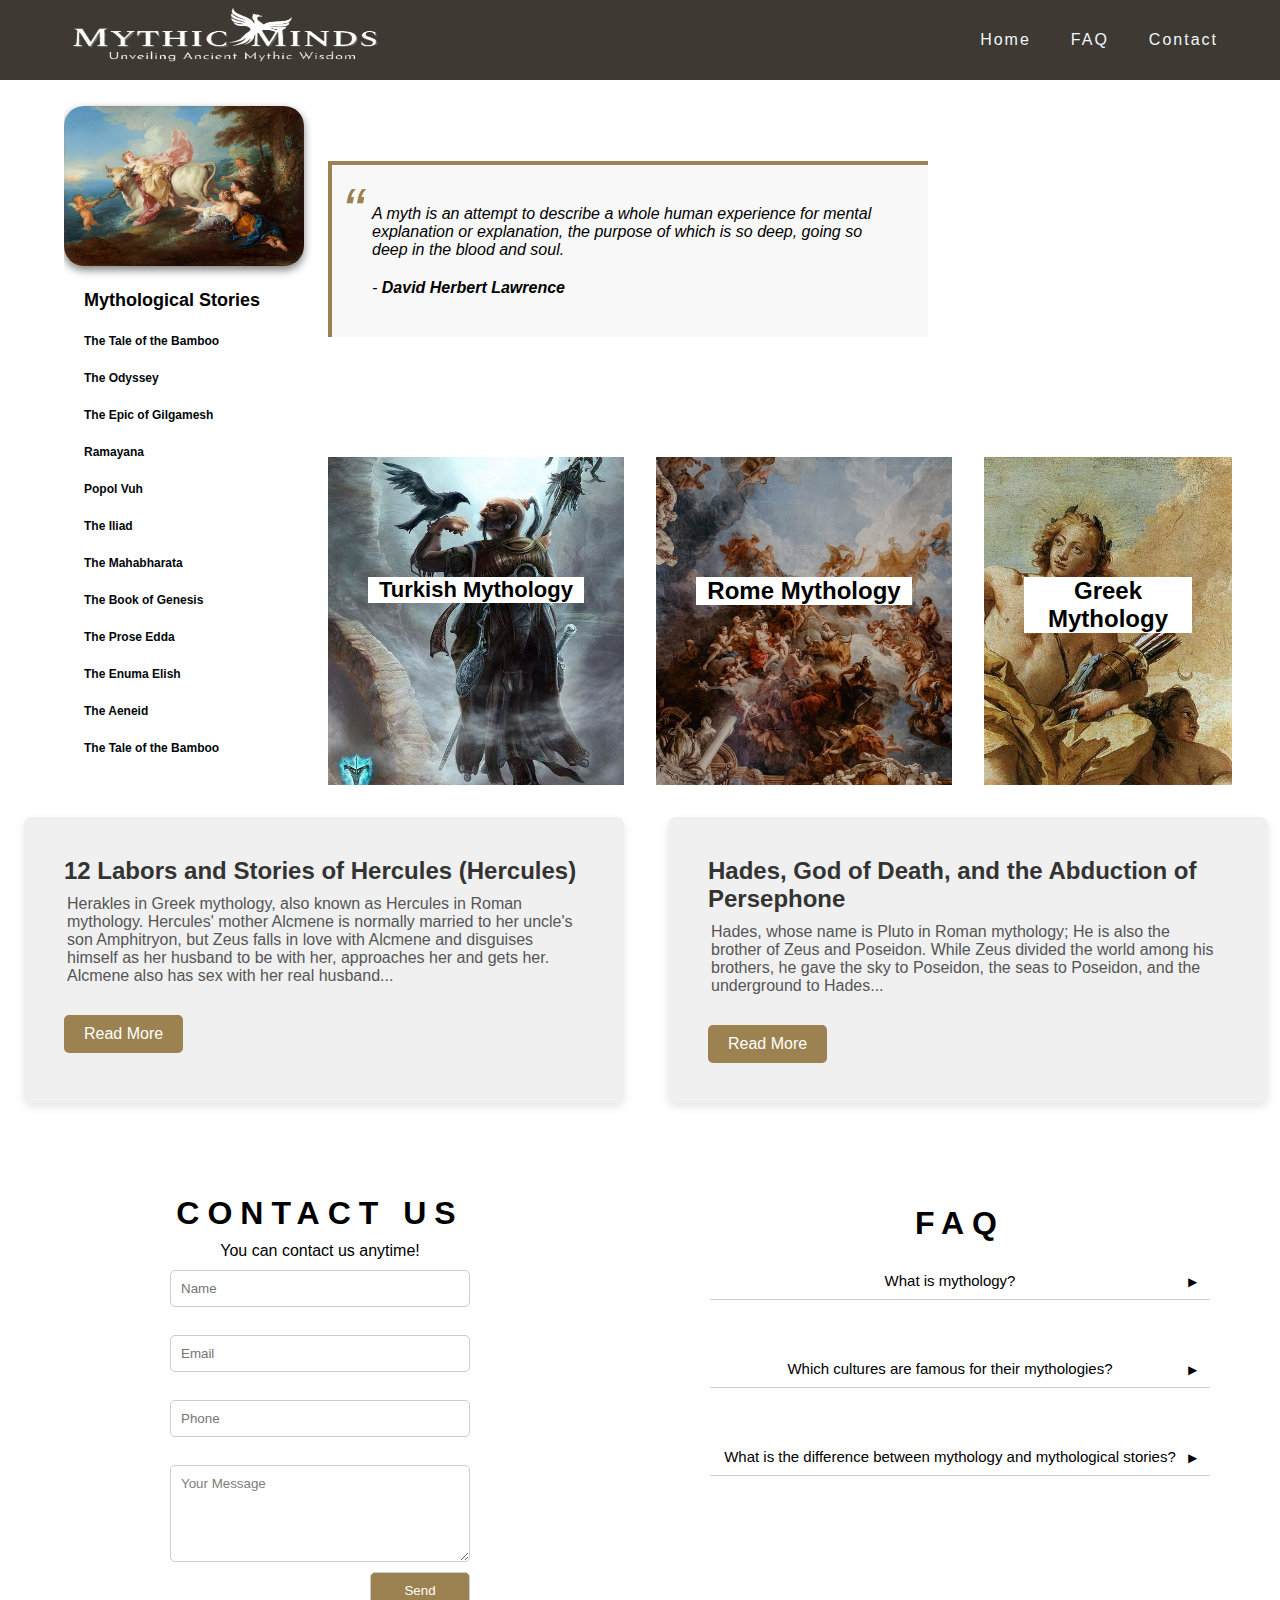
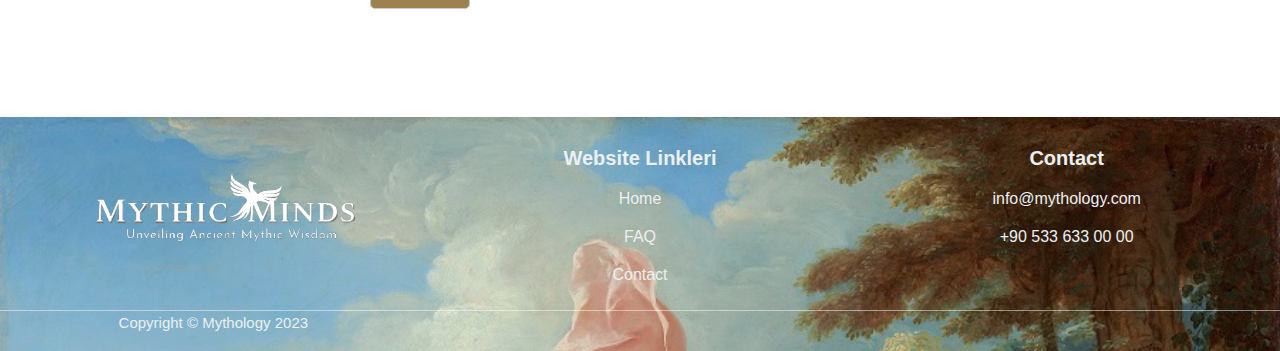
<file: Webpage-About-Mythology-main/term_project/index.html>
<!DOCTYPE html>
<html lang="en">
<head>
    <meta charset="UTF-8">
    <meta name="viewport" content="width=device-width, initial-scale=1.0">
    <title>Mythology</title>
    <link rel="stylesheet" href="style.css">
    <link href="https://fonts.cdnfonts.com/css/lora-4" rel="stylesheet">
    <link rel="stylesheet" href="https://cdnjs.cloudflare.com/ajax/libs/font-awesome/6.5.1/css/all.min.css" integrity="sha512-DTOQO9RWCH3ppGqcWaEA1BIZOC6xxalwEsw9c2QQeAIftl+Vegovlnee1c9QX4TctnWMn13TZye+giMm8e2LwA==" crossorigin="anonymous" referrerpolicy="no-referrer" />
</head>
<body>
    <header class="header">
        <div class="logo">
            <a href="#home-section">
                <img src="images/logo2.png" alt="">
             </a>
        </div>
        <div class="navigation">
            <input type="checkbox"
            class="toggle-menu">
            <div class="hamburger"></div>
            <ul class="menu">
                <li><a href="#home-section">Home</a></li>
                <li><a href="#faq-section">FAQ</a></li>
                <li><a href="#contact-section">Contact</a></li>
            </ul>
        </div>
    </header>

    <div class="container">

    <aside class="aside" style="min-height: 20rem; overflow-x: hidden; overflow-y: scroll;">
          <img src="images/mitoloji-hikayeleri-wannart.jpg" alt="Mitolojik_hiakeye">
        <h2>Mythological Stories</h2>
          <ul>
            <li><a href="index2.html">The Tale of the Bamboo</a></li>
            <li><a href="https://en.wikipedia.org/wiki/Odyssey">The Odyssey</a></li>
            <li><a href="https://en.wikipedia.org/wiki/Epic_of_Gilgamesh">The Epic of Gilgamesh</a></li>
            <li><a href="https://en.wikipedia.org/wiki/Ramayana">Ramayana</a></li>
            <li><a href="https://en.wikipedia.org/wiki/Popol_Vuh">Popol Vuh</a></li>
            <li><a href="https://en.wikipedia.org/wiki/Iliad">The Iliad</a></li>
            <li><a href="https://en.wikipedia.org/wiki/Mahabharata">The Mahabharata</a></li>
            <li><a href="https://en.wikipedia.org/wiki/Book_of_Genesis">The Book of Genesis</a></li>
            <li><a href="https://en.wikipedia.org/wiki/Prose_Edda">The Prose Edda</a></li>
            <li><a href="https://en.wikipedia.org/wiki/En%C5%ABma_Eli%C5%A1">The Enuma Elish</a></li>
            <li><a href="https://en.wikipedia.org/wiki/Aeneid">The Aeneid</a></li>
            <li><a href="index2.html">The Tale of the Bamboo</a></li>
                
        
            
        </ul>
   
    </aside>
    
            <div class="box-1" id="home-section">
              
                  <div id="quote-container">
                    <blockquote >
                        A myth is an attempt to describe a whole human experience for mental explanation or explanation, 
                        the purpose of which is so deep, going so deep in the blood and soul.
                    </blockquote>
                    - <cite>David Herbert Lawrence
                     </cite>
                     </div>
                <div class="image-container">
                    <img class="image" src="images/image1.jpg" >
                    <img class="image" src="images/image3.jpg" >
                    <img class="image" src="images/image4.jpg">
                    <!-- İstediğiniz kadar resim ekleyebilirsiniz -->
                  </div>
            </div>
           
            
           
            <div class="box box-2">
                <h2><a href="#">Turkish Mythology</a></h2>
                <div class="info-overlay">
                    <p>Turkish mythology encompasses the beliefs, legends, and mythological elements that Turkish peoples have revered throughout history.</p>
                </div>
            </div>
            
            <div class="box box-3">
                <h2><a href="#">Rome Mythology</a></h2>
                <div class="info-overlay">
                    <p>Roman mythology consists of the gods, legendary figures, and epics of ancient Roman society.Influenced by Etruscan and Greek mythologies.</p>
                </div>
            </div>
            
            <div class="box box-4">
                <h2><a href="#">Greek Mythology</a></h2>
                <div class="info-overlay">
                    <p>Greek mythology is a collection of stories about the gods, heroes, and mythological narratives of ancient Greek culture.</p>
                </div>
            </div>
            
             <div class="box-5" >
                <h2>12 Labors and Stories of Hercules (Hercules)</h2>
                <p>Herakles in Greek mythology, also known as Hercules in Roman mythology. Hercules' mother Alcmene is normally married to her uncle's son Amphitryon, but Zeus falls in love with Alcmene and disguises himself as her husband to be with her, approaches her and gets her. Alcmene also has sex with her real husband...</p>
                <a href="https://www.tarihlisanat.com/herakles-hikayesi-12-gorevi/" class="read-more">Read More</a>
             </div>
             <div class="box-6">
                <h2>Hades, God of Death, and the Abduction of Persephone</h2>
                <p>Hades, whose name is Pluto in Roman mythology; He is also the brother of Zeus and Poseidon. While Zeus divided the world among his brothers, he gave the sky to Poseidon, the seas to Poseidon, and the underground to Hades...</p>
                <a href="https://www.tarihlisanat.com/herakles-hikayesi-12-gorevi/" class="read-more">Read More</a>
            
             </div>
             <div id="merge">
             <div class="contact-box" id="contact-section">
                <h1>CONTACT US </h1>
                <p>You can contact us anytime!</p>
                <form id="form" >    
                    <input type="text" name="Name" placeholder="Name" required><br>
                    <input type="email" name="Email" minlength="3" maxlength="64" placeholder="Email" required><br>
                    <input type="tel" id="Phone" name="phone"required placeholder="Phone"><br>
                    
                    <textarea  rows="5" >Your Message</textarea> 
                   
                    <div id="submit">
                    <input type="submit" value="Send"><br/>
                    </div>

                </form>

             </div>

             <div class="faq" id="faq-section">
                <h1>FAQ </h1>
                <div class="faq-item">
                    <input type="checkbox" id="faq1">
                    <label for="faq1">
                        <p>What is mythology?</p>
                        <span class="arrow">&#9658;</span>
                    </label>
                    <div class="answer"> Mythology is a comprehensive collection of traditional stories and legends created by a community, culture, or religion. </div>
                </div>
            
                <div class="faq-item">
                    <input type="checkbox" id="faq2">
                    <label for="faq2">
                        <p>Which cultures are famous for their mythologies?</p>
                        <span class="arrow">&#9658;</span>
                    </label>
                    <div class="answer">For example, Ancient Greek,Roman and Hindu mythology are globally recognized and influential mythological systems. </div>
                </div>
                <div class="faq-item">
                    <input type="checkbox" id="faq3">
                    <label for="faq3">
                        <p>What is the difference between mythology and mythological stories?</p>
                        <span class="arrow">&#9658;</span>
                    </label>
                    <div class="answer">While mythology often refers to an entire set of myths within a culture, mythological stories specifically describe individual narratives. </div>
                </div>
            
    
             </div>
            </div>
   
             <footer class="grid-container">
                <div class="footer-col">
                    <img src="images/logo2.png" width="200px">
                </div>
                <div class="footer-col">
                    <h4>Website Linkleri </h4>
                    
                    <ul>
                        <li><a href="#home-section">Home</a></li>
                        <li><a href="#faq-section">FAQ</a></li>
                        <li><a href="#contact-section">Contact</a></li>
                    </ul>
                </div>
                <div class="footer-col">
                    <h4>Contact</h4>
                    
                    <ul>
                        <li><a href="#">info@mythology.com</a></li>
                        <li><a href="#">+90 533 633 00 00</a></li>
                            <div class="icons">
                                <a href="https://www.facebook.com/"><i class="fa-brands fa-facebook"></i></a>
                                <a href="https://www.instagram.com/"><i class="fa-brands fa-instagram"></i></a>
                                <a href=""><i class="fa-brands fa-square-x-twitter"></i></a>
                            </div>
                    </ul>
                </div>
                <div class="copyright">
         
                    <p>Copyright © Mythology 2023</p>
                </div>
              </footer>

            </div>
   
</body>
</html>
</file>
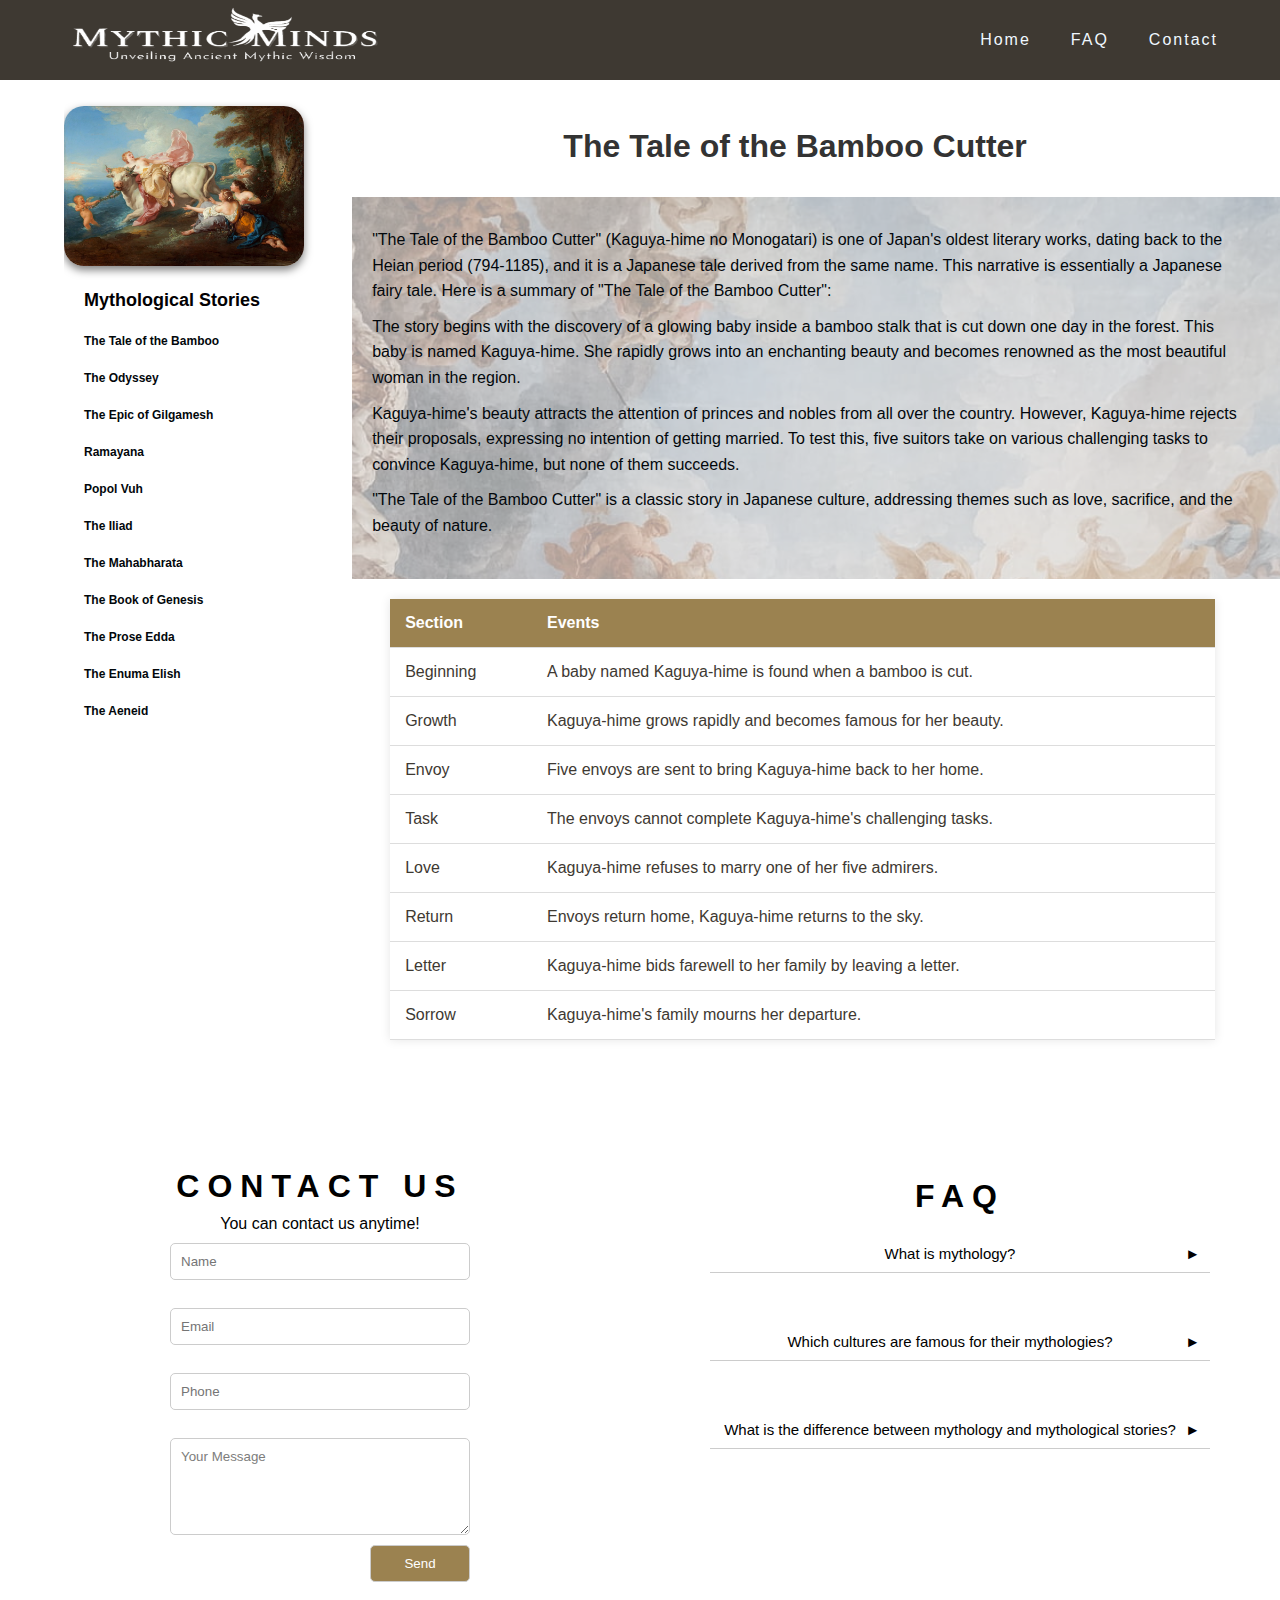
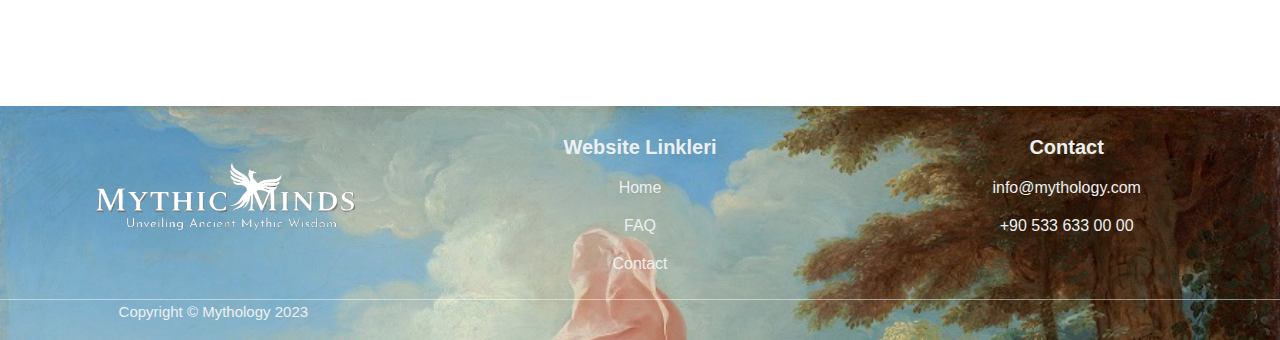
<file: Webpage-About-Mythology-main/term_project/index2.html>
<!DOCTYPE html>
<html lang="en">
<head>
    <meta charset="UTF-8">
    <meta name="viewport" content="width=device-width, initial-scale=1.0">
    <title>Document</title>
    <link rel="stylesheet" href="style2.css">
</head>
<body>
    <header class="header">
        <div class="logo">
            <a href="#home-section">
                <img src="images/logo2.png" alt="">
             </a>
        </div>
        <div class="navigation">
            <input type="checkbox"
            class="toggle-menu">
            <div class="hamburger"></div>
            <ul class="menu">
                <li><a href="index.html">Home</a></li>
                <li><a href="#faq-section">FAQ</a></li>
                <li><a href="#contact-section">Contact</a></li>
            </ul>
        </div>
    </header>
    <div class="container">
        <aside class="aside" style="min-height: 20rem; overflow-x: hidden; overflow-y: scroll;">
            <img src="images/mitoloji-hikayeleri-wannart.jpg" alt="Mitolojik_hiakeye">
          <h2>Mythological Stories</h2>
            <ul>
              <li><a href="index2.html">The Tale of the Bamboo</a></li>
              <li><a href="https://en.wikipedia.org/wiki/Odyssey">The Odyssey</a></li>
              <li><a href="https://en.wikipedia.org/wiki/Epic_of_Gilgamesh">The Epic of Gilgamesh</a></li>
              <li><a href="https://en.wikipedia.org/wiki/Ramayana">Ramayana</a></li>
              <li><a href="https://en.wikipedia.org/wiki/Popol_Vuh">Popol Vuh</a></li>
              <li><a href="https://en.wikipedia.org/wiki/Iliad">The Iliad</a></li>
              <li><a href="https://en.wikipedia.org/wiki/Mahabharata">The Mahabharata</a></li>
              <li><a href="https://en.wikipedia.org/wiki/Book_of_Genesis">The Book of Genesis</a></li>
              <li><a href="https://en.wikipedia.org/wiki/Prose_Edda">The Prose Edda</a></li>
              <li><a href="https://en.wikipedia.org/wiki/En%C5%ABma_Eli%C5%A1">The Enuma Elish</a></li>
              <li><a href="https://en.wikipedia.org/wiki/Aeneid">The Aeneid</a></li>
              
                    
          </ul>
     
        </aside>
        <div class="table">
            <h1>The Tale of the Bamboo Cutter</h1>
        <div class="summary">
            <p>"The Tale of the Bamboo Cutter" (Kaguya-hime no Monogatari) is one of Japan's oldest literary works, dating
                back to the Heian period (794-1185), and it is a Japanese tale derived from the same name. This narrative
                is essentially a Japanese fairy tale. Here is a summary of "The Tale of the Bamboo Cutter":</p>

            <p>The story begins with the discovery of a glowing baby inside a bamboo stalk that is cut down one day in
                the forest. This baby is named Kaguya-hime. She rapidly grows into an enchanting beauty and becomes
                renowned as the most beautiful woman in the region.</p>

            <p>Kaguya-hime's beauty attracts the attention of princes and nobles from all over the country. However,
                Kaguya-hime rejects their proposals, expressing no intention of getting married. To test this, five
                suitors take on various challenging tasks to convince Kaguya-hime, but none of them succeeds.</p>

           
            <p>"The Tale of the Bamboo Cutter" is a classic story in Japanese culture, addressing themes such as love,
                sacrifice, and the beauty of nature.</p>
        </div>
            <table>
                <thead>
                    <tr>
                        <th>Section</th>
                        <th>Events</th>
                    </tr>
                </thead>
                <tbody>
                    <tr>
                        <td>Beginning</td>
                        <td>A baby named Kaguya-hime is found when a bamboo is cut.</td>
                    </tr>
                    <tr>
                        <td>Growth</td>
                        <td>Kaguya-hime grows rapidly and becomes famous for her beauty.</td>
                    </tr>
                    <tr>
                        <td>Envoy</td>
                        <td>Five envoys are sent to bring Kaguya-hime back to her home.</td>
                    </tr>
                    <tr>
                        <td>Task</td>
                        <td>The envoys cannot complete Kaguya-hime's challenging tasks.</td>
                    </tr>
                    <tr>
                        <td>Love</td>
                        <td>Kaguya-hime refuses to marry one of her five admirers.</td>
                    </tr>
                    <tr>
                        <td>Return</td>
                        <td>Envoys return home, Kaguya-hime returns to the sky.</td>
                    </tr>
                    <tr>
                        <td>Letter</td>
                        <td>Kaguya-hime bids farewell to her family by leaving a letter.</td>
                    </tr>
                    <tr>
                        <td>Sorrow</td>
                        <td>Kaguya-hime's family mourns her departure.</td>
                    </tr>
                </tbody>
            </table>
            


        </div>
        <div id="merge">
            <div class="contact-box" id="contact-section">
               <h1>CONTACT US </h1>
               <p>You can contact us anytime!</p>
               <form id="form" >    
                   <input type="text" name="Name" placeholder="Name" required><br>
                   <input type="email" name="Email" minlength="3" maxlength="64" placeholder="Email" required><br>
                   <input type="tel" id="Phone" name="phone"required placeholder="Phone"><br>
                   
                   <textarea  rows="5" >Your Message</textarea> 
                  
                   <div id="submit">
                   <input type="submit" value="Send"><br/>
                   </div>

               </form>

            </div>

            <div class="faq" id="faq-section">
               <h1>FAQ </h1>
               <div class="faq-item">
                   <input type="checkbox" id="faq1">
                   <label for="faq1">
                       <p>What is mythology?</p>
                       <span class="arrow">&#9658;</span>
                   </label>
                   <div class="answer"> Mythology is a comprehensive collection of traditional stories and legends created by a community, culture, or religion. </div>
               </div>
           
               <div class="faq-item">
                   <input type="checkbox" id="faq2">
                   <label for="faq2">
                       <p>Which cultures are famous for their mythologies?</p>
                       <span class="arrow">&#9658;</span>
                   </label>
                   <div class="answer">For example, Ancient Greek,Roman and Hindu mythology are globally recognized and influential mythological systems. </div>
               </div>
               <div class="faq-item">
                   <input type="checkbox" id="faq3">
                   <label for="faq3">
                       <p>What is the difference between mythology and mythological stories?</p>
                       <span class="arrow">&#9658;</span>
                   </label>
                   <div class="answer">While mythology often refers to an entire set of myths within a culture, mythological stories specifically describe individual narratives. </div>
               </div>
              </div>
               </div>
          
      
  
            <footer class="grid-container">
               <div class="footer-col">
                   <img src="images/logo2.png" width="200px">
               </div>
               <div class="footer-col">
                   <h4>Website Linkleri </h4>
                   
                   <ul>
                       <li><a href="#home-section">Home</a></li>
                       <li><a href="#faq-section">FAQ</a></li>
                       <li><a href="#contact-section">Contact</a></li>
                   </ul>
               </div>
               <div class="footer-col">
                   <h4>Contact</h4>
                   
                   <ul>
                       <li><a href="#">info@mythology.com</a></li>
                       <li><a href="#">+90 533 633 00 00</a></li>
                           <div class="icons">
                               <a href="https://www.facebook.com/"><i class="fa-brands fa-facebook"></i></a>
                               <a href="https://www.instagram.com/"><i class="fa-brands fa-instagram"></i></a>
                               <a href=""><i class="fa-brands fa-square-x-twitter"></i></a>
                           </div>
                   </ul>
               </div>
               <div class="copyright">
        
                   <p>Copyright © Mythology 2023</p>
               </div>
             </footer>


      
            </div>
</body>
</html>
</file>
<file: Webpage-About-Mythology-main/term_project/style.css>
@import url('https://fonts.cdnfonts.com/css/lora-4');

* {
    font-family: 'Lora', sans-serif;
    margin: 0;
    padding: 0;
    box-sizing: border-box;
    
}

body {
  
    margin: 0;
    padding: 0; 
    box-sizing: border-box;
    height: 100%;
    background-color: white;
 
}


.container {

    padding-top: 6rem;
    display: grid; 
    height: 100vh;
    grid-gap: 2em;
    grid-template-columns: 1fr 1fr 1fr 1fr;
    grid-template-rows: 1fr 1fr 1fr 1fr 1fr;
    grid-template-areas:
        "aside box-1 box-1 box-1"
        "aside box-2 box-3 box-4"
        "box-5 box-5 box-6 box-6"
        "merge merge merge merge"
        "footer footer footer footer";  
}

.header {
    width: 100%;
    height: 80px;
    display: flex;
    justify-content: space-between;
    align-items: center;
    background-color: rgb(62, 57, 50);
    padding: 20px 10px;
    transition: 0.3s;
    letter-spacing: 2px;
    position: fixed;
    z-index: 1;
}

.aside {
    grid-area: aside;
    background-color: rgb(255, 255, 255);
    color: rgb(2, 0, 2);
    padding: 10px 0px;
    border-radius: 1em;
    height: max-content;
    width: 110%;
    margin-left: 4rem;

 
}


.aside ul li,
.aside h2 {
    list-style: none;
    padding-left: 20px;
    padding-bottom: 20px;
    padding-right: 20px;
    font-size: 15px;
}

.aside ul li a {
    text-decoration: none;
    border-color: beige;
    text-decoration: none;
    color: #02070b;
    transition: color 0.3s ease;
    font-weight: bold;
    font-size: 12px;
    transition: font-size 0.3s;
}

.aside ul li a:hover {
    color: #4573a0;
    font-size: 15px;
}

.aside h2 {  
    padding-top: 20px;
    padding-bottom: 20px;
    font-size:18px;
}


.aside img {
    width: 15rem;
    height: 10rem;
    border-radius: 20px;
    box-shadow: 0 4px 8px rgba(0, 0, 0, 0.5);
}

.box-1 {

    grid-area: box-1;
    margin-top: 0.2rem;
    height: 15em;
    display: flex;
    justify-content: space-between;
    align-items: center;
    margin-right: 9rem;
    width: 100%;

}



blockquote {
    font-style: italic;
    margin: 0;
    margin-bottom: 20px;
}
#quote-container {
    position: relative;
    font-style: italic;
    padding: 40px;
    padding: 40px;
    max-width: 600px;
    background-color: #f8f8f8;
    border-left: 4px solid rgb(155, 130, 80); 
    border-top: 4px solid rgb(155, 130, 80); 
    margin-top: 60px
  }
  
  #quote-container:before {
    content: "\201C"; 
    font-size: 4em;
    color: rgb(155, 130, 80);
    position: absolute;
    left: 10px;
    top: 10px;
  }

cite {
    font-weight: bold;

}

.box-2 {
    grid-area: box-2;
    background: url('images/sma25u.jpg') center/cover;
    padding: 100px 20px;
    color: #000000; 
}


.box-2 h2 {
    background-color: rgb(255, 255, 255);
    margin: 20px 20px;
    text-align: center;
    color: #000000;
    font-size: 22px; 
    transition: background-color 0.3s ease;
}
.box-2 h2 a{
    color: #000000;
    text-decoration: none; 
    transition: color 0.3s ease;
    
}
.box-2 h2 a:hover{
    color: #fff;

}

.box-2 h2:hover{
    background-color:rgb(155, 130, 80);

}

.info-overlay {
    display: none;
    position: absolute;
    bottom: 0;
    left: 0;
    width: 100%;
    height: 0;
    background-color: rgba(255, 255, 255, 0.6);
    text-align: center;
    padding: 30px;
    transition: height 0.5s;
}

.box {
    position: relative;
}

.box:hover .info-overlay {
    display: block;
    height: 150px; 
}


.box-3 {
    grid-area: box-3;
    background: url('images/roma.jpg') center/cover;
    padding: 100px 20px;

}

.box-3 h2 {
    background-color: rgb(255, 255, 255);
    color: #000000;
    margin: 20px 20px;
    text-align: center;
    transition: background-color 0.3s ease;
}
.box-3 h2:hover{
    background-color:rgb(155, 130, 80);

}
.box-3 h2 a{
    color: #000000;
    transition: fontsize 2s;
    text-decoration: none;
    transition: color 0.3s ease;
}
.box-3 h2 a:hover{
    color: #fff;

}
.box-4 {
    grid-area: box-4;
    background: url('images/yunan.jpg') center/cover;
    padding: 100px 20px;
    margin-right: 3rem;

}

.box-4 h2 {
    background-color: rgb(255, 255, 255);
    color: #000000;
    margin: 20px 20px;
    text-align: center;
    transition: background-color 0.3s ease;
}
.box-4 h2:hover{
    background-color:rgb(155, 130, 80);

}
.box-4 h2 a{
    color: #000000;
    text-decoration: none;
    transition: color 0.3s ease;
}
.box-4 h2 a:hover{
    color: #fff;

}
.box-5 {
    grid-area: box-5;
    background-color: #f0f0f0;
    padding: 40px;
    border-radius: 8px;
    box-shadow: 0 4px 8px rgba(0, 0, 0, 0.1);
    max-width: 600px;
    margin: 0 auto;
    color: #333;
    margin-right: 0;


   
}

.box-6 p,
.box-5 p {
    color: #555;
    margin-bottom: 20px;
    overflow: hidden;
    max-height: 120px;
    transition: max-height 0.3s;
    padding: 10px 3px;
}

.read-more {
    display: inline-block;
    background-color: rgb(155, 130, 80);
    color: #fff;
    padding: 10px 20px;
    text-decoration: none;
    border-radius: 5px;
    transition: background-color 0.3s;
}

.read-more:hover {
    background-color: #2980b9;
}

.box-6 {
    grid-area: box-6;
    background-color: #f0f0f0;
    padding: 40px;
    border-radius: 8px;
    box-shadow: 0 4px 8px rgba(0, 0, 0, 0.1);
    max-width: 600px;
    margin: 0 auto;
    color: #333;

   
}

.contact-box {
    grid-area: contact-box;

}

.faq {
    grid-area: faq;

 
}

#merge {
    display: flex;
    align-items: center;
    justify-content: center;
    background-color: white;
    grid-area: merge;

}

.contact-box,
.faq {
    height: 550px;
    flex: 1;
    padding: 50px;
    text-align: center;
    width: 48%;
}

#form {
    display: grid;
    max-width: 300px;
    margin: 0 auto;
}

.contact-box p,
.contact-box h1 {
    margin: 10px;
}

.contact-box h1 {
    letter-spacing: 8px;
}

#form input,
#form textarea {
    width: 100%;
    padding: 10px;
    margin-bottom: 10px;
    box-sizing: border-box;
    border: 1px solid #ccc;
    border-radius: 5px;
}

#form textarea {
    resize: vertical;
    color: rgb(125, 125, 124);
}

#submit {
    display: flex;
    justify-content: flex-end;
}

#form input[type="submit"] {
    background-color: rgb(155, 130, 80);
    max-width: 100px;
    color: #fff;
    cursor: pointer;
    transition: background-color 0.3s ease;
}

#form input[type="submit"]:hover {
    background-color: rgb(62, 57, 50);
}

.faq-item {
    margin-bottom: 10px;
    position: relative;
    overflow: hidden;
}

.answer {
    display: none;
    margin-top: 5px;
    font-size: 12px;
    animation: slideIn 0.8s ease-out;
}

.faq h1 {
    letter-spacing: 8px;
    margin-top: 20px;
}

.faq-item input {
    display: none;
}

.faq-item label {
    cursor: pointer;
    padding: 10px 30px 10px 10px;
    border-bottom: 1px solid #ccc;
    display: block;
    position: relative;
    margin: 20px;
    font-size: 15px;
    text-transform: none;
}

.faq-item .arrow {
    position: absolute;
    top: 50%;
    right: 10px;
    transform: translateY(-50%);
    transition: transform 0.3s ease-in-out;
}

.faq-item input:checked + label + .answer {
    display: block;
}

.faq-item input:checked + label .arrow {
    transform: translateY(-50%) rotate(90deg);
}

@keyframes slideIn {
    from {
        transform: translateY(-60%);
    }
    to {
        transform: translateY(0);
    }
}


.grid-container {
  background: url(images/mitoloji-hikayeleri-wannart.jpg);
  background-repeat:no-repeat;
  background-size: cover;

  display: grid;
  grid-template-columns: repeat(3, 1fr);
  background-color: rgb(62, 57, 50);
  color: #ecf0f1;
  text-align: center;
  grid-area: footer; 
  position: relative;
  box-sizing: border-box; 
  width: 100%;
  height:min-content;
}

.footer-col {
  padding: 20px;
  box-sizing: border-box;
}


.icons a i{
    color: #ecf0f1;
}
.icons a i:hover{
    color: #ecf0f1;
    font-size: 30px;
}

.footer-col ul li a{
  list-style: none;
  color: #ecf0f1;
  transition: font-size 0.3s;
  text-decoration: none;

}
.footer-col ul li,
.footer-col ul i {
  list-style: none;
  padding: 10px;

}
.footer-col img {
  margin-top: 20px;
  width: 300px;
  padding-left: 20px;
} 
.footer-col ul li a:hover{
  list-style: none;
  color: rgb(155, 130, 80);
  font-size: 20px;
  
}
.footer-col h4 {
  
  padding: 10px;
  font-size: 20px;
}

.copyright {
    position: relative;
  font-size: 15px;
  padding-bottom: 20px;
}
.footer-col::before {
    content: "";
    display: block;
    width: 100%;
    height: 1px; 
    background-color: rgba(255, 255, 255,0.2); 
    position: absolute;
    left: 0;
    right: 0;
    bottom: 40px;
  }

.logo a {
    display: block;
}

.logo a img {
    display: block;
    width: 140%;
    height: 90px;
    padding-left: 3rem;

}

.navigation {
    display: flex;
    justify-content:center;
    align-items: center;
    padding-right: 2em;

}

.menu {
    display: flex;
    justify-content: center;
    flex-direction: row;
    align-items: center;
    transition: 0.5s;
}

.menu li {
    list-style-type: none;
}

.menu li a {
    color: aliceblue;
    text-decoration: none;
    display: block;
    padding: 40px 20px;
    font-size: 16px;
    line-height: 0;
    transition: 0.3s;
}

.menu li a:hover {
    box-shadow: 0 -5px 0px white inset, 500px 0 0 rgba(255, 255, 255, 0.03) inset;
    padding: 35px 25px 45px 25px;
}

.hamburger {
    position: relative;
    width: 30px;
    height: 4px;
    background-color: white;
    border-radius: 10px;
    cursor: pointer;
    z-index: 2;
    transition: 0.1s;
}

.hamburger:before,
.hamburger:after {
    content: "";
    position: absolute;
    height: 4px;
    right: 0;
    background: white;
    border-radius: 10px;
    transition: 0.3s;
}

.hamburger:before {
    top: -10px;
    width: 30px;
    
}

.hamburger:after {
    top: 10px;
    width: 30px;

}

.toggle-menu {
    position: absolute;
    width: 30px;
    height: 100%;
    z-index: 3;
    cursor: pointer;
    opacity: 0;
    transition: 0.3s;
}

.hamburger,
.toggle-menu {
    display: none;
}

.navigation input:checked ~ .hamburger {
    background: transparent;
}

.navigation input:checked ~ .hamburger:before {
    top: 0;
    transform: rotate(-45deg);
    width: 30px;

}

.navigation input:checked ~ .hamburger:after {
    top: 0;
    transform: rotate(-135deg);
    width: 30px;
   
}

.navigation input:checked ~ .menu {
    right: 0;
    box-shadow: -20px 0 40px rgba(0, 0, 0, 0.3);
}

@media only screen and (max-width: 767px) {
    .hamburger,
    .toggle-menu {
        display:block;
     
    }
    .toggle-menu {
        float: right;
    }
    .header {
        padding: 10px 20px;
        display: flex;
        justify-content:space-between;
        align-items: center;
    
    }
    .logo a img{
        width: 100%;
        left: 0;
     
    }
    .image-container {
        display: none;
    }
   

    .menu {
        justify-content: start;
        flex-direction: column;
        align-items: center;
        position: fixed;
        top: 0;
        background-color: rgb(62, 57, 50);
        right: -300px;
        width: 200px;
        height: 100vh;
        padding-top: 80px;
        transition: right 0.3s;
    }

    .menu li {
        width: 100%;
    }

    .menu li a {
        font-size: 18px;
        transition: padding 0.3s, font-size 0.3s;
    }

    .menu li a:hover {
        padding: 30px;
        font-size: 24px;
        box-shadow: 0 1px 0 rgba(255, 255, 255, 0.1) inset;
    }

    .aside {
        display: none;
    }
    
  

    .container {
        margin-right: 1rem;
        margin-left: 1rem;
        grid-gap: 10px;
        grid-template-columns: repeat(auto-fit, minmax(200px, 2fr));
        grid-template-areas:
            "box-1 box-1"
            "box-2 box-3"
            "box-4 box-4"
            "box-5 box-5"
            "box-6 box-6"
            "contact-box contact-box"
            "faq faq"
            "merge merge"
            "footer footer";
    }

    #merge {
        margin-bottom: 20px;
        flex-direction: column;
        grid-area: merge;
    }
    .contact-box {
        width: 100%;
    }
    .box-1 {
        width: 100%;
    }
    .box-4 {
        width: 100%;
    }
   

    .faq {
        margin-top: 20px;
        width: 100%;
    }
    .grid-container {
        display:block;
        
        font-size: 20px;
        background-image: none;
        background: linear-gradient(#9b8250,#3e3932);
            
  

    }
    .footer-col{
          width: 80%;
          margin-bottom: 0px;
          text-align: center;
          padding-left: 150px;
          padding-top: 0;
         
    }
    .footer-col ul li a{

        font-size: 20px;
    }
    .footer-col  h4{
        
        font-size: 22px;
    }

    .footer-col img {
        width: 250px;
        height: 150px;

    }
 
    .footer-col ul li a:hover,
    .icons a i:hover{
    list-style: none;
    color: rgb(255, 255, 255);
    font-size: 24px; }

.copyright {
    color: white;
}
    
      .footer-col h4::before{
          all: unset;
      }
    }


    .image-container {
      position: relative;
      width: 400px; 
      height: 300px;
      overflow: hidden;
      flex: 1;
    }
  
    .image {
      width: 70%;
      height: auto;
      position: absolute;
      margin-right: 0;
      margin-left: 7rem;
      padding-right: 0;
      opacity: 0;
      animation:fadeInOut 12s infinite;
    }
  
    .image:first-child {
      animation-delay: 0s;
    }
    
    .image:nth-child(2) {
      animation-delay: 4s; 
    }
    .image:nth-child(3) {
      animation-delay: 8s; 
    }
 

    
    @keyframes fadeInOut {
      0%, 20% {
        opacity: 0;
      }
      25%, 50% {
        opacity: 1;
      }
      55%, 100% {
        opacity: 0;
      }
    }
    
@media only screen and (min-width: 768px) and (max-width: 1023px) {
        .hamburger,
        .toggle-menu {
            display:block;
         
        }
        .toggle-menu {
            float: right;
        }
        .header {
            padding: 10px 20px;
            display: flex;
            justify-content:space-between;
            align-items: center;
        
        }
        .logo a img{
            width: 100%;
            left: 0;
         
        }
     
       
    
        .menu {
            justify-content: start;
            flex-direction: column;
            align-items: center;
            position: fixed;
            top: 0;
            background-color: rgb(62, 57, 50);
            right: -300px;
            width: 200px;
            height: 100vh;
            padding-top: 80px;
            transition: right 0.3s;
        }
    
        .menu li {
            width: 100%;
        }
    
        .menu li a {
            font-size: 18px;
            transition: padding 0.3s, font-size 0.3s;
        }
    
        .menu li a:hover {
            padding: 30px;
            font-size: 24px;
            box-shadow: 0 1px 0 rgba(255, 255, 255, 0.1) inset;
        }
    
        .aside {
            display: none;
        }
  
        .container {
            margin-right: 0;
            margin-left: 0;
            grid-gap: 10px;
            grid-template-columns: repeat(auto-fit, minmax(100px, 3fr));
            grid-template-areas:
                "box-1 box-1 box-1"
                "box-2 box-3 box-4"
                "box-5 box-5 box-5"
                "box-6 box-6 box-6"
                "contact-box contact-box contact-box"
                "faq faq faq"
                "merge merge merge"
                "footer footer footer";
        }
    
        #merge {
            margin-bottom: 20px;
            flex-direction: column;
            grid-area: merge;
        }
        .contact-box {
            width: 100%;
        }
        .box-1 {
            width: 100%;
        }
        .box-4 {
            width: 100%;
        }
        .box-5 {
            width: 200%;
            margin-left: 200px;
      
        }
    
        .faq {
            margin-top: 20px;
            width: 100%;
        }
        .grid-container {
            display:block;
            
            font-size: 20px;
            display:block;
            font-size: 20px;
            background-image: none;
            background: linear-gradient(#9b8250,#3e3932);
            
        
            
      
    
        }
        .footer-col{
              width: 80%;
              margin-bottom: 0px;
              text-align: center;
              padding-left: 150px;
              padding-top: 0;
              
       
        }
        .footer-col ul li a{
           
            font-size: 20px;
        }
        .footer-col  h4{
          
            font-size: 22px;
        }
    
        .footer-col img {
            width: 250px;
            height: 150px;
    
        }
      
        .footer-col ul li a:hover,
        .icons a i:hover{
        list-style: none;
        color: rgb(255, 255, 255);
        font-size: 24px; }
    
    .copyright {
        color: white;
    }
        
          .footer-col h4::before{
              all: unset;
          }
        }
</file>
<file: Webpage-About-Mythology-main/term_project/style2.css>
@import url('https://fonts.cdnfonts.com/css/lora-4');

* {
    font-family: 'Lora', sans-serif;
    margin: 0;
    padding: 0;
    box-sizing: border-box;
    
}
.container {

    padding-top: 6rem;
    display: grid; 
    height: 100vh;
    grid-gap: 3em;
    grid-template-columns: 0.6fr 1fr 1fr ;
    grid-template-rows: 1fr 1fr 1fr 1fr ;
    grid-template-areas: 
        "aside table table table"
        "merge merge merge merge"
        "footer footer footer footer";  
}
.table h1 {
    color: #333;
    text-align: center;
    margin-bottom: 2rem;
    margin-top: 2rem;
  
}

.summary {
    position: relative;
    max-width: 1000px;
    margin: auto;
    padding: 30px;



}

.summary::before {
    content: "";
    position: absolute;
    top: 0;
    right: 0;
    bottom: 0;
    left: 0;
    background: url(images/roma.jpg);
    background-repeat: no-repeat;
    background-size: cover;
    opacity: 0.4; 
    z-index: -1;
  
}

.summary p {
    margin-bottom: 10px;
    line-height: 1.6;
    color: #02070b;
}

table {
    width: 85%;
    border-collapse: collapse;
    margin: 20px;
    margin-left: 5rem;
    background-color: white;
    box-shadow: 0 0 10px rgba(0, 0, 0, 0.1);
    color: #3e3932;
}

th, td {
    padding: 15px;
    text-align: left;
    border-bottom: 1px solid #ddd;
}

th {
    background-color: #9b8250;
    color: white;
  
}

tr:hover {
    background-color: #f5f5f5;
}
body {
  
    margin: 0;
    padding: 0; 
    box-sizing: border-box;
    height: 100%;
    background-color: white;
 
}
.table {
    grid-area: table;
}
.header {
    width: 100%;
    height: 80px;
    display: flex;
    justify-content: space-between;
    align-items: center;
    background-color: rgb(62, 57, 50);
    padding: 20px 10px;
    transition: 0.3s;
    letter-spacing: 2px;
    position: fixed;
    z-index: 1;
}

.logo a {
    display: block;
}

.logo a img {
    display: block;
    width: 140%;
    height: 90px;
    padding-left: 3rem;

}

.navigation {
    display: flex;
    justify-content:center;
    align-items: center;
    padding-right: 2em;

}

.menu {
    display: flex;
    justify-content: center;
    flex-direction: row;
    align-items: center;
    transition: 0.5s;
}

.menu li {
    list-style-type: none;
}

.menu li a {
    color: aliceblue;
    text-decoration: none;
    display: block;
    padding: 40px 20px;
    font-size: 16px;
    line-height: 0;
    transition: 0.3s;
}

.menu li a:hover {
    box-shadow: 0 -5px 0px white inset, 500px 0 0 rgba(255, 255, 255, 0.03) inset;
    padding: 35px 25px 45px 25px;
}

.hamburger {
    position: relative;
    width: 30px;
    height: 4px;
    background-color: white;
    border-radius: 10px;
    cursor: pointer;
    z-index: 2;
    transition: 0.1s;
}

.hamburger:before,
.hamburger:after {
    content: "";
    position: absolute;
    height: 4px;
    right: 0;
    background: white;
    border-radius: 10px;
    transition: 0.3s;
}

.hamburger:before {
    top: -10px;
    width: 30px;
    
}

.hamburger:after {
    top: 10px;
    width: 30px;

}

.toggle-menu {
    position: absolute;
    width: 30px;
    height: 100%;
    z-index: 3;
    cursor: pointer;
    opacity: 0;
    transition: 0.3s;
}

.hamburger,
.toggle-menu {
    display: none;
}

.navigation input:checked ~ .hamburger {
    background: transparent;
}

.navigation input:checked ~ .hamburger:before {
    top: 0;
    transform: rotate(-45deg);
    width: 30px;

}

.navigation input:checked ~ .hamburger:after {
    top: 0;
    transform: rotate(-135deg);
    width: 30px;
   
}

.navigation input:checked ~ .menu {
    right: 0;
    box-shadow: -20px 0 40px rgba(0, 0, 0, 0.3);
}


.aside {
    grid-area: aside;
    background-color: rgb(255, 255, 255);
    color: rgb(2, 0, 2);
    padding: 10px 0px;
    border-radius: 1em;
    height: max-content;
    width: 110%;
    margin-left: 4rem;
    

 
}


.aside ul li,
.aside h2 {
    list-style: none;
    padding-left: 20px;
    padding-bottom: 20px;
    padding-right: 20px;
    font-size: 15px;
}

.aside ul li a {
    text-decoration: none;
    border-color: beige;
    text-decoration: none;
    color: #02070b;
    transition: color 0.3s ease;
    font-weight: bold;
    font-size: 12px;
    transition: font-size 0.3s;
}

.aside ul li a:hover {
    color: #4573a0;
    font-size: 15px;
}

.aside h2 {  
    padding-top: 20px;
    padding-bottom: 20px;
    font-size:18px;
}


.aside img {
    width: 15rem;
    height: 10rem;
    border-radius: 20px;
    box-shadow: 0 4px 8px rgba(0, 0, 0, 0.5);
}
.contact-box {
    grid-area: contact-box;

}

.faq {
    grid-area: faq;

 
}

#merge {
    display: flex;
    align-items: center;
    justify-content: center;
    background-color: white;
    grid-area: merge; 

}

.contact-box,
.faq {
    height: 550px;
    flex: 1;
    padding: 50px;
    text-align: center;
    width: 48%;
}

#form {
    display: grid;
    max-width: 300px;
    margin: 0 auto;
}

.contact-box p,
.contact-box h1 {
    margin: 10px;
}

.contact-box h1 {
    letter-spacing: 8px;
}

#form input,
#form textarea {
    width: 100%;
    padding: 10px;
    margin-bottom: 10px;
    box-sizing: border-box;
    border: 1px solid #ccc;
    border-radius: 5px;
}

#form textarea {
    resize: vertical;
    color: rgb(125, 125, 124);
}

#submit {
    display: flex;
    justify-content: flex-end;
}

#form input[type="submit"] {
    background-color: rgb(155, 130, 80);
    max-width: 100px;
    color: #fff;
    cursor: pointer;
    transition: background-color 0.3s ease;
}

#form input[type="submit"]:hover {
    background-color: rgb(62, 57, 50);
}

.faq-item {
    margin-bottom: 10px;
    position: relative;
    overflow: hidden;
}

.answer {
    display: none;
    margin-top: 5px;
    font-size: 12px;
    animation: slideIn 0.8s ease-out;
}

.faq h1 {
    letter-spacing: 8px;
    margin-top: 20px;
}

.faq-item input {
    display: none;
}

.faq-item label {
    cursor: pointer;
    padding: 10px 30px 10px 10px;
    border-bottom: 1px solid #ccc;
    display: block;
    position: relative;
    margin: 20px;
    font-size: 15px;
    text-transform: none;
}

.faq-item .arrow {
    position: absolute;
    top: 50%;
    right: 10px;
    transform: translateY(-50%);
    transition: transform 0.3s ease-in-out;
}

.faq-item input:checked + label + .answer {
    display: block;
}

.faq-item input:checked + label .arrow {
    transform: translateY(-50%) rotate(90deg);
}

@keyframes slideIn {
    from {
        transform: translateY(-60%);
    }
    to {
        transform: translateY(0);
    }
}

.grid-container {
    background: url(images/mitoloji-hikayeleri-wannart.jpg);
    background-repeat:no-repeat;
    background-size: cover;
    display: grid;
    grid-template-columns: repeat(3, 1fr);
    background-color: rgb(62, 57, 50);
    color: #ecf0f1;
    text-align: center;
    grid-area:footer; 
    position: relative;
    box-sizing: border-box; 
    width: 100%;
    height:min-content;
  }
  
  .footer-col {
    padding: 20px;
    box-sizing: border-box;
  }
  
  
  .icons a i{
      color: #ecf0f1;
  }
  .icons a i:hover{
      color: #ecf0f1;
      font-size: 30px;
  }
  
  .footer-col ul li a{
    list-style: none;
    color: #ecf0f1;
    transition: font-size 0.3s;
    text-decoration: none;
  
  }
  .footer-col ul li,
  .footer-col ul i {
    list-style: none;
    padding: 10px;
  
  }
  .footer-col img {
    margin-top: 20px;
    width: 300px;
    padding-left: 20px;
  } 
  .footer-col ul li a:hover{
    list-style: none;
    color: rgb(155, 130, 80);
    font-size: 20px;
    
  }
  .footer-col h4 {
    
    padding: 10px;
    font-size: 20px;
  }
  
  .copyright {
     position: relative;
    font-size: 15px;
    padding-bottom: 20px;
  }
  .footer-col::before {
      content: "";
      display: block;
      width: 100%;
      height: 1px; 
      background-color: rgba(255, 255, 255,0.2); 
      position: absolute;
      left: 0;
      right: 0;
      bottom: 40px;
    }
  
 @media only screen and (max-width: 767px) {
        .hamburger,
        .toggle-menu {
            display:block;
         
        }
        .toggle-menu {
            float: right;
        }
        .header {
            padding: 10px 20px;
            display: flex;
            justify-content:space-between;
            align-items: center;
        
        }
        .logo a img{
            width: 100%;
            left: 0;
         
        }
        .image-container {
            display: none;
        }
       
    
        .menu {
            justify-content: start;
            flex-direction: column;
            align-items: center;
            position: fixed;
            top: 0;
            background-color: rgb(62, 57, 50);
            right: -300px;
            width: 200px;
            height: 100vh;
            padding-top: 80px;
            transition: right 0.3s;
        }
    
        .menu li {
            width: 100%;
        }
    
        .menu li a {
            font-size: 18px;
            transition: padding 0.3s, font-size 0.3s;
        }
    
        .menu li a:hover {
            padding: 30px;
            font-size: 24px;
            box-shadow: 0 1px 0 rgba(255, 255, 255, 0.1) inset;
        }
    
        .aside {
            display: none;
        }
        
      
    
        .container {
            margin-right: 1rem;
            margin-left: 1rem;
            grid-gap: 10px;
            grid-template-columns: repeat(auto-fit, minmax(200px, 2fr));
            grid-template-areas:
                "table table"
                "contact-box contact-box"
                "faq faq"
                "merge merge"
                "footer footer";
        }
    
        #merge {
            margin-bottom: 20px;
            flex-direction: column;
            grid-area: merge;
        }
        .contact-box {
            width: 100%;
        }
     
    
        .faq {
            margin-top: 20px;
            width: 100%;
        }
        .grid-container {
            display:block;

            font-size: 20px;
            background-image: none;
            background: linear-gradient(#9b8250,#3e3932);
                
      
    
        }
        .footer-col{
              width: 80%;
              margin-bottom: 0px;
              text-align: center;
              padding-left: 150px;
              padding-top: 0;
             
        }
        .footer-col ul li a{
    
            font-size: 20px;
        }
        .footer-col  h4{
            
            font-size: 22px;
        }
    
        .footer-col img {
            width: 250px;
            height: 150px;
    
        }
     
        .footer-col ul li a:hover,
        .icons a i:hover{
        list-style: none;
        color: rgb(255, 255, 255);
        font-size: 24px; }
    
    .copyright {
        color: white;
    }
        
          .footer-col h4::before{
              all: unset;
          }
        }
        .table .summary {
            margin-left: 2rem;
        }
    
    
       
   
        
    @media only screen and (min-width: 768px) and (max-width: 1023px) {
            .hamburger,
            .toggle-menu {
                display:block;
             
            }
            .toggle-menu {
                float: right;
            }
            .header {
                padding: 10px 20px;
                display: flex;
                justify-content:space-between;
                align-items: center;
            
            }
            .logo a img{
                width: 100%;
                left: 0;
             
            }
         
           
        
            .menu {
                justify-content: start;
                flex-direction: column;
                align-items: center;
                position: fixed;
                top: 0;
                background-color: rgb(62, 57, 50);
                right: -300px;
                width: 200px;
                height: 100vh;
                padding-top: 80px;
                transition: right 0.3s;
            }
        
            .menu li {
                width: 100%;
            }
        
            .menu li a {
                font-size: 18px;
                transition: padding 0.3s, font-size 0.3s;
            }
        
            .menu li a:hover {
                padding: 30px;
                font-size: 24px;
                box-shadow: 0 1px 0 rgba(255, 255, 255, 0.1) inset;
            }
        
            .aside {
                display: none;
            }
      
            .container {
                margin-right: 0;
                margin-left: 0;
                grid-gap: 10px;
                grid-template-columns: repeat(auto-fit, minmax(100px, 3fr));
                grid-template-areas:
                    "table table table"
                    "contact-box contact-box contact-box"
                    "faq faq faq"
                    "merge merge merge"
                    "footer footer footer";
            }
        
            #merge {
                margin-bottom: 20px;
                flex-direction: column;
                grid-area: merge;
            }
            .contact-box {
                width: 100%;
            }
       
        
            .faq {
                margin-top: 20px;
                width: 100%;
            }
            .grid-container {
                display:block;
                
                font-size: 20px;
                display:block;
                font-size: 20px;
                background-image: none;
                background: linear-gradient(#9b8250,#3e3932);
                
            
                
          
        
            }
            .footer-col{
                  width: 80%;
                  margin-bottom: 0px;
                  text-align: center;
                  padding-left: 150px;
                  padding-top: 0;
                  
           
            }
            .footer-col ul li a{
               
                font-size: 20px;
            }
            .footer-col  h4{
              
                font-size: 22px;
            }
        
            .footer-col img {
                width: 250px;
                height: 150px;
        
            }
          
            .footer-col ul li a:hover,
            .icons a i:hover{
            list-style: none;
            color: rgb(255, 255, 255);
            font-size: 24px; }
        
        .copyright {
            color: white;
        }
            
              .footer-col h4::before{
                  all: unset;
              }
            }
</file>
